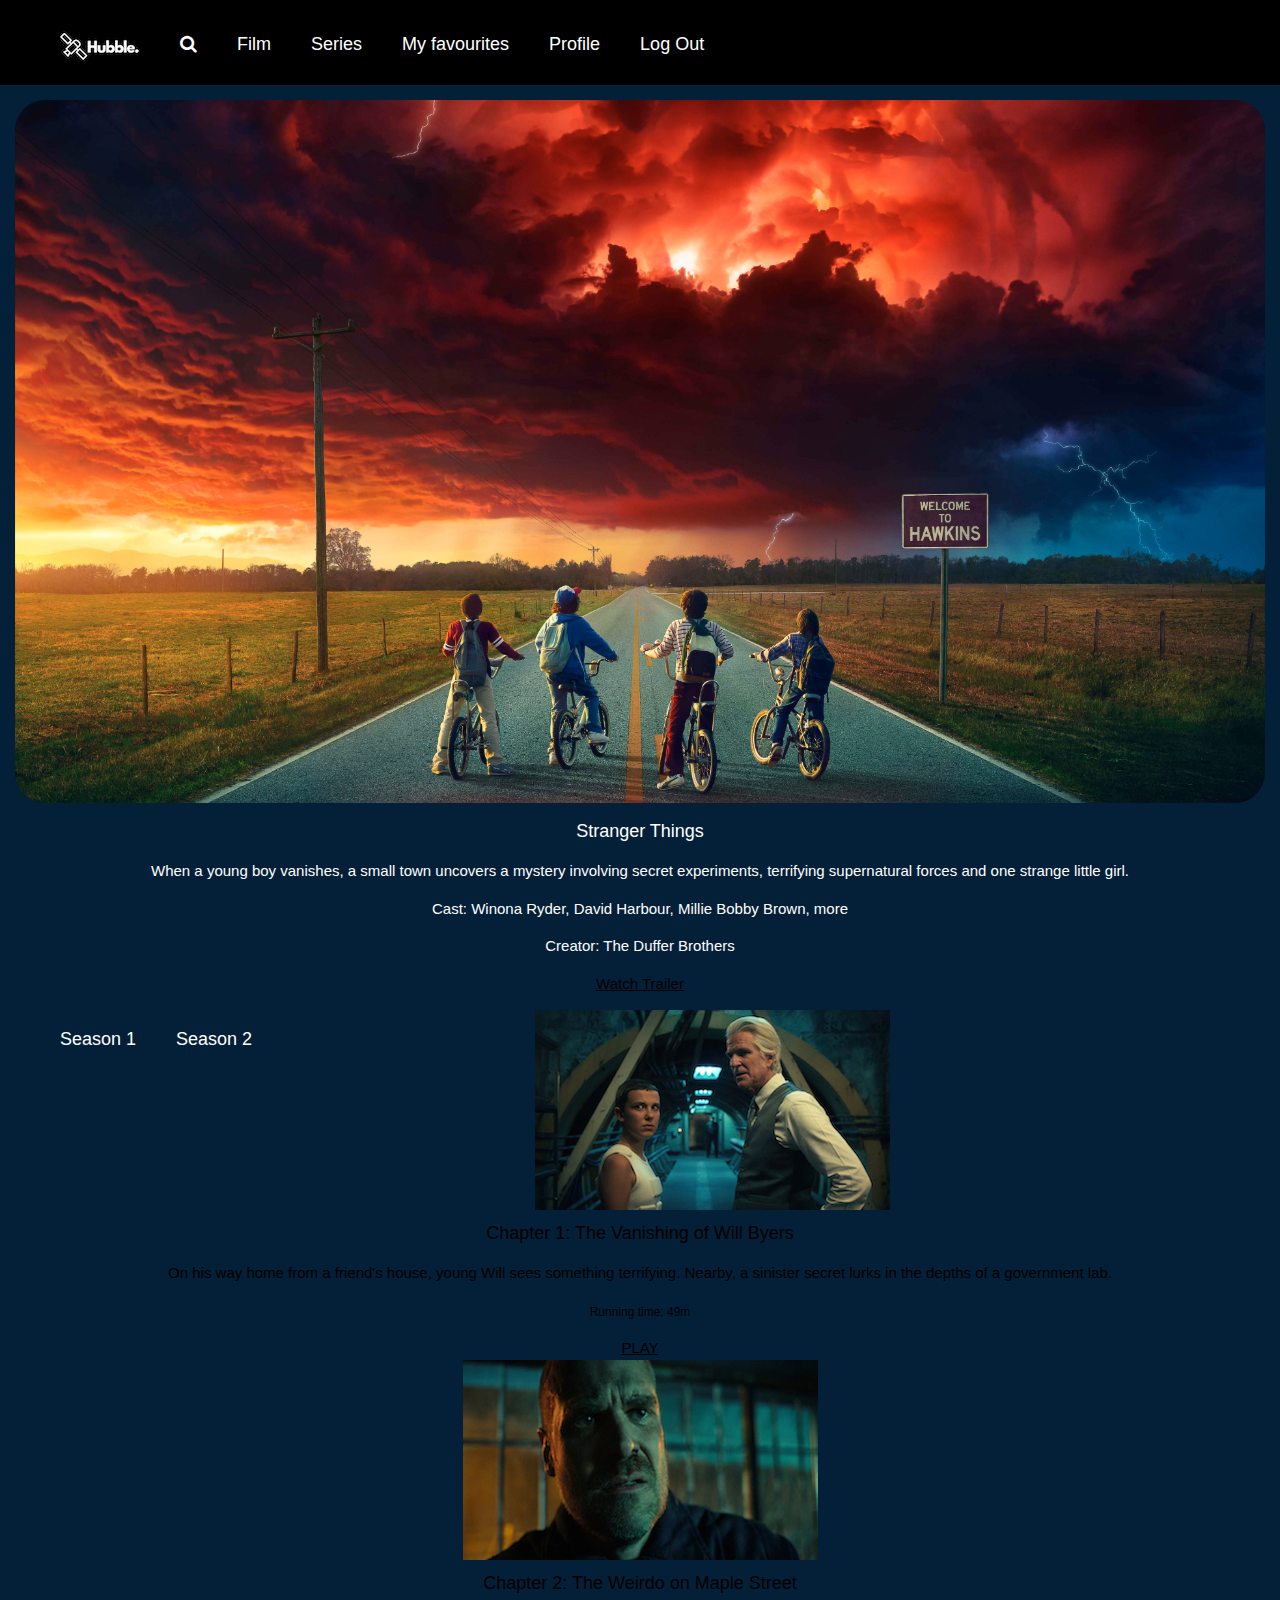
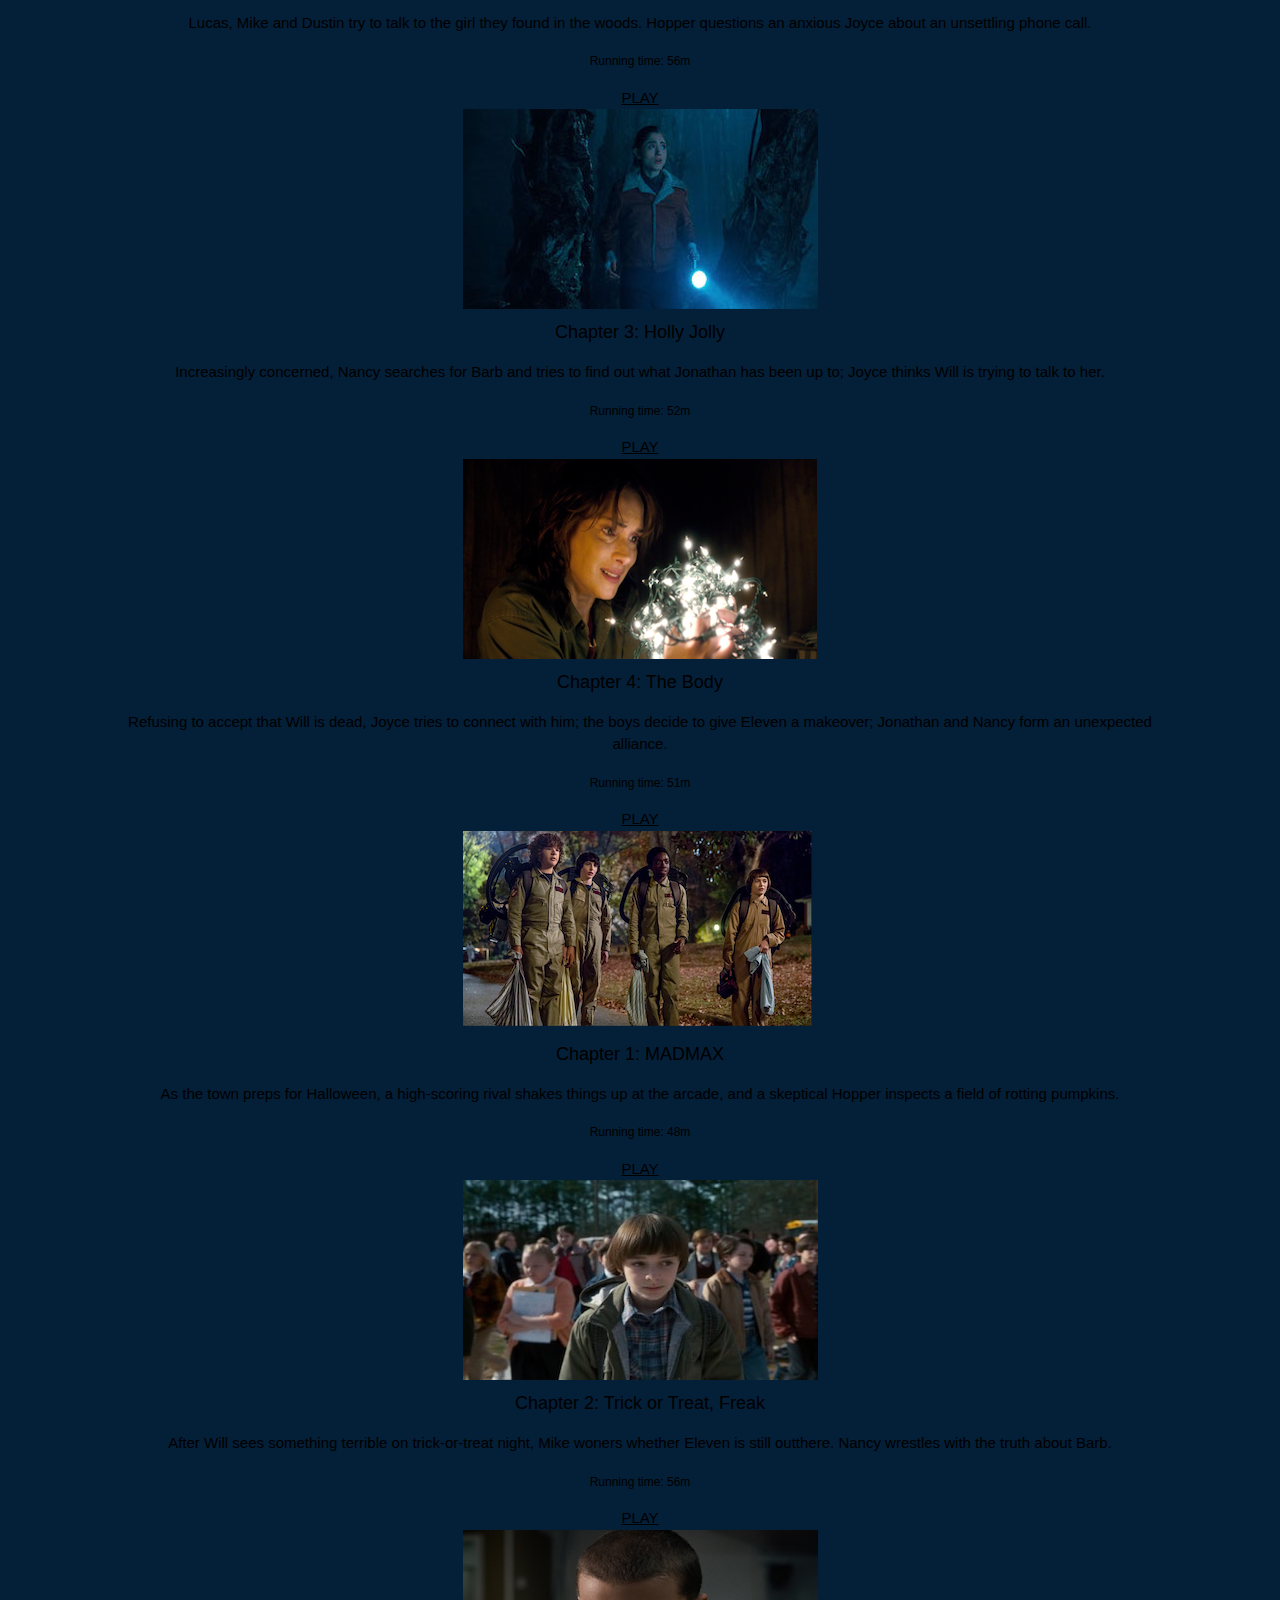
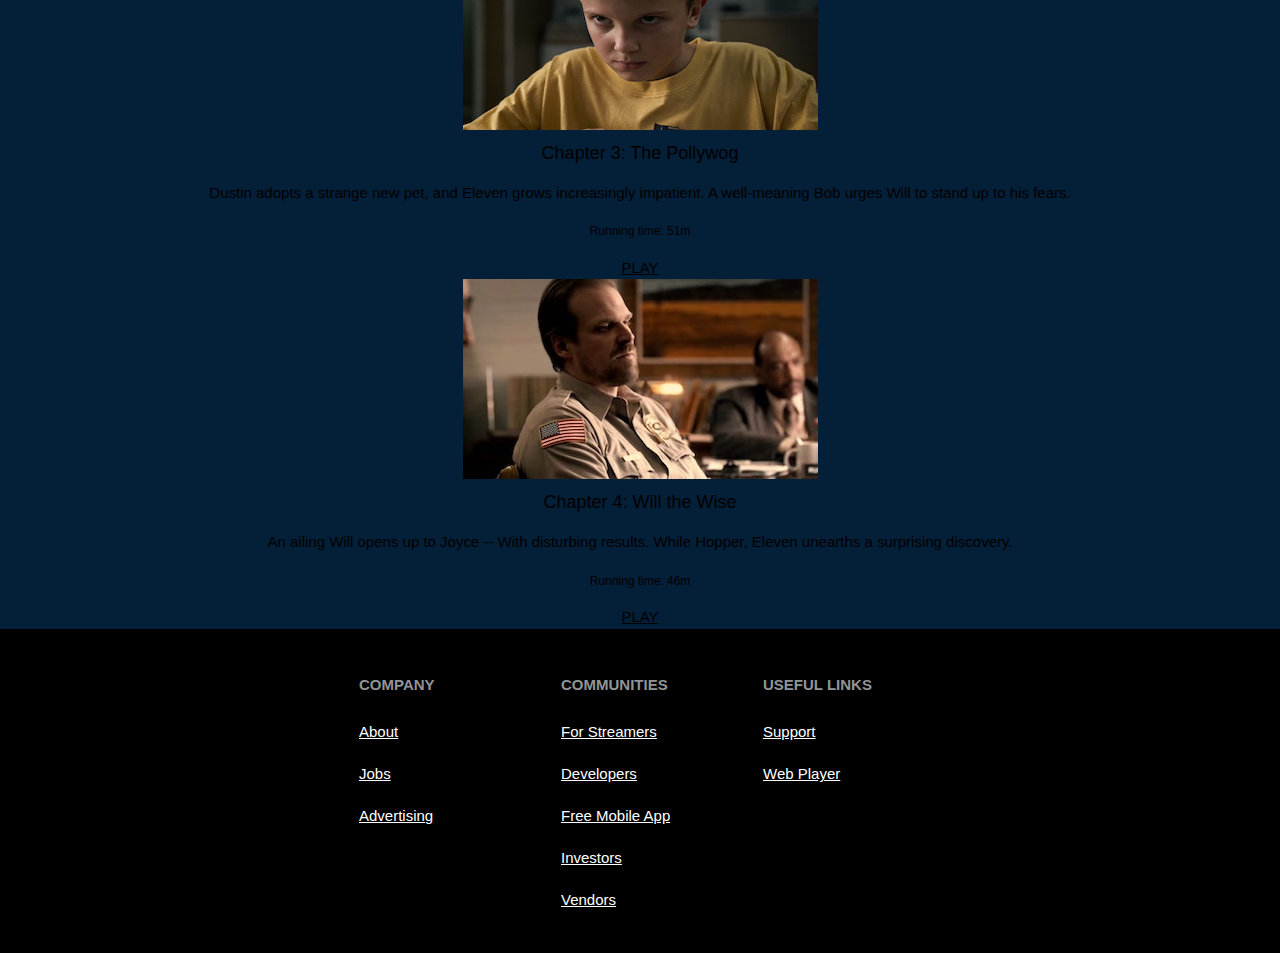
<file: HTML/episode.html>
<!DOCTYPE html>
<html lang="en">
<head>
    <meta charset="UTF-8">
    <meta http-equiv="X-UA-Compatible" content="IE=edge">
    <meta name="viewport" content="width=device-width, initial-scale=1.0">
    <link rel="stylesheet" href="https://cdn.jsdelivr.net/npm/bootstrap@4.6.1/dist/css/bootstrap.min.css" integrity="sha384-zCbKRCUGaJDkqS1kPbPd7TveP5iyJE0EjAuZQTgFLD2ylzuqKfdKlfG/eSrtxUkn" crossorigin="anonymous">
    <script src="../CSS/style - episode.css"></script>

    
    

    <link rel="stylesheet" href="https://www.w3schools.com/w3css/4/w3.css">
    <link rel="stylesheet" href="https://cdnjs.cloudflare.com/ajax/libs/font-awesome/4.7.0/css/font-awesome.min.css">
    <link rel="stylesheet" href="../CSS/style - episode.css">
   
    <title>Hubble</title>
</head>
<body>
<!-- nav bar - top -->

<div class="block1">
      
  <nav>
    <ul>
        <li><a href="../HTML/index.html"><img src="../images/HUBBLE - 1.png" style="margin-bottom:10px;"></a></li>
        <li><a href="#"><i class="fa fa-search"></i></a></li>
        <li><a href="#">Film</a></li>
        <li><a href="#">Series</a></li>
        <li><a href="#">My favourites</a></li>
        <li><a href="#">Profile</a></li>
        <li><a href="#">Log Out</a></li>
    </ul>
  </nav>
</div>
</div>
  


<!--stranger things image box-->

    <div class="imgBox">
        <img class="center-fit" src="../images/stranger things wallpaper copy.jpg" style="border-radius: 30px;"alt="stranger things">
  </div>

<div class="card-body" style="text-align:center;">
      <h5 class="card-title"style="color: white;">Stranger Things</h5>
      <p class="card-text" style="color: white;">When a young boy vanishes, a small town uncovers a mystery involving secret experiments, terrifying supernatural forces and one strange little girl.</p>
      <p style="color:white;">Cast: Winona Ryder, David Harbour, Millie Bobby Brown, more</p>
      <p style="color:white;">Creator: The Duffer Brothers</p>
      <a href="#" id="trailer" class="btn btn-primary" onclick="toggle();">Watch Trailer</a>
    </div>

<!-- Nav tabs -->
<ul class="nav nav-pills mb-3 nav-fill justify-content-center" id="myTab" role="tablist" style="color: white;">
  <li class="nav-item" role="presentation">
    <a class="nav-link active" id="pills-home-tab" data-toggle="tab" data-target="#home" type="button" role="tab" aria-controls="home" aria-selected="true">Season 1</a>
  </li>
  <li class="nav-item" role="presentation">
    <a class="nav-link" id="pills-profile-tab" data-toggle="tab" data-target="#profile" type="button" role="tab" aria-controls="profile" aria-selected="false">Season 2</a>
  </li>
</ul>

<!-- Tab panes -->
<div class="tab-content" id="pills-tabContent">
  <div class="tab-pane active" id="pills-home" role="tabpanel" aria-labelledby="home-tab">
  <div class="justify-content-center" style="background-color: rgb(4, 31, 56); border:none;">
  

<!--season 1 -->
          <div class="tab-content">
            <div class="tab-pane fade show active" id="S1" role="tabpanel" aria-labelledby="Season 1" style="background-color: rgb(4, 31, 56)">

    <!-- episode 1 -->
    <div class="card text-white bg-dark mb-3" id="S1" style="max-width: 100vw; text-align:center;">
        <div class="row gx-25 d-flex align-items-center">
          <div class="col-sm-6">
            <img src="../images/S1 - 1.jpeg" alt="S1 - ep 1">
          </div>
          <div class="col-md-6">
            <div class="card-body">
              <h5 class="card-title">Chapter 1: The Vanishing of Will Byers</h5>
              <p class="card-text">On his way home from a friend's house, young Will sees something terrifying. Nearby, a sinister secret lurks in the depths of a government lab.</p>
              <p class="card-text"><small class="text-muted">Running time: 49m</small></p>
              <a href="#" class="btn btn-primary">PLAY</a>
            </div>
          </div>
          </div>
        </div>
   

<!--ep 2-->
          <div class="card text-white bg-dark mb-3" id="S1" style="max-width: 100vw; text-align:center;">
            <div class="row gx-25 d-flex align-items-center">
              <div class="col-sm-6">
                <img src="../images/S1 - 2.jpeg" alt="S1 - ep 2">
              </div>
              <div class="col-md-6">
                <div class="card-body">
                  <h5 class="card-title">Chapter 2: The Weirdo on Maple Street</h5>
                  <p class="card-text">Lucas, Mike and Dustin try to talk to the girl they found in the woods. Hopper questions an anxious Joyce about an unsettling phone call.</p>
                  <p class="card-text"><small class="text-muted">Running time: 56m</small></p>
                  <a href="#" class="btn btn-primary">PLAY</a>
                </div>
              </div>
            </div>
          </div>
<!--ep 3-->
              <div class="card text-white bg-dark mb-3" id="S1" style="max-width: 100vw; text-align:center;">
                <div class="row gx-25 d-flex align-items-center">
                  <div class="col-sm-6">
                    <img src="../images/S1 - 3.jpeg" alt="S1 - ep 3">
                  </div>
                  <div class="col-md-6">
                    <div class="card-body">
                      <h5 class="card-title">Chapter 3: Holly Jolly</h5>
                      <p class="card-text">Increasingly concerned, Nancy searches for Barb and tries to find out what Jonathan has been up to; Joyce thinks Will is trying to talk to her.</p>
                      <p class="card-text"><small class="text-muted">Running time: 52m</small></p>
                      <a href="#" class="btn btn-primary">PLAY</a>
                    </div>
                  </div>
                </div>
              </div>
<!--episode 4-->

                  <div class="card text-white bg-dark mb-3" id="S1" style="max-width: 100vw; text-align:center;">
                    <div class="row gx-25 d-flex align-items-center">
                      <div class="col-sm-6">
                        <img src="../images/S1 - 4.png" alt="S1 - ep 4">
                      </div>
                      <div class="col-md-6">
                        <div class="card-body">
                          <h5 class="card-title">Chapter 4: The Body</h5>
                          <p class="card-text">Refusing to accept that Will is dead, Joyce tries to connect with him; the boys decide to give Eleven a makeover; Jonathan and Nancy form an unexpected alliance.</p>
                          <p class="card-text"><small class="text-muted">Running time: 51m</small></p>
                          <a href="#" class="btn btn-primary">PLAY</a>
                        </div>
                      </div>



                    </div>
                  </div>


            </div>




       
<div class="tab-pane" id="profile" role="tabpanel" aria-labelledby="profile-tab">
  <div class="justify-content-center" style="background-color: rgb(4, 31, 56); border:none;">          
  
    <!--season 2-->
    
      <div class="card text-white bg-dark mb-3" id="S1" style="max-width: 100vw;text-align:center;">
        <div class="row gx-25 d-flex align-items-center">
          <div class="col-sm-6">
            <img src="../images/S2 - 1.png" alt="S2 - ep 1">
          </div>
          <div class="col-md-6">
            <div class="card-body">
              <h5 class="card-title">Chapter 1: MADMAX</h5>
              <p class="card-text">As the town preps for Halloween, a high-scoring rival shakes things up at the arcade, and a skeptical Hopper inspects a field of rotting pumpkins.</p>
              <p class="card-text"><small class="text-muted">Running time: 48m</small></p>
              <a href="#" class="btn btn-primary">PLAY</a>
            </div>
          </div>
        </div>
      </div>
    
       
           <!-- s2 episode 2 -->
       <div class="card text-white bg-dark mb-3" id="S1" style="max-width: 100vw; text-align:center;">
        <div class="row gx-25 d-flex align-items-center">
          <div class="col-sm-6">
            <img src="../images/S2 - 2.jpg" alt="s2 - ep 2">
          </div>
          <div class="col-md-6">
            <div class="card-body">
              <h5 class="card-title">Chapter 2: Trick or Treat, Freak</h5>
              <p class="card-text">After Will sees something terrible on trick-or-treat night, Mike woners whether Eleven is still outthere. Nancy wrestles with the truth about Barb.</p>
              <p class="card-text"><small class="text-muted">Running time: 56m</small></p>
              <a href="#" class="btn btn-primary">PLAY</a>
            </div>
          </div>
        </div>
       </div>

  <!-- s2 episode 3-->
  <div class="card text-white bg-dark mb-3" id="S1" style="max-width: 100vw; text-align:center;">
    <div class="row gx-25 d-flex align-items-center">
      <div class="col-sm-6">
        <img src="../images/S2 - 3.jpeg" alt="s2 - ep 3">
      </div>
      <div class="col-md-6">
        <div class="card-body">
          <h5 class="card-title">Chapter 3: The Pollywog</h5>
          <p class="card-text">Dustin adopts a strange new pet, and Eleven grows increasingly impatient. A well-meaning Bob urges Will to stand up to his fears.</p>
          <p class="card-text"><small class="text-muted">Running time: 51m</small></p>
          <a href="#" class="btn btn-primary">PLAY</a>
        </div>
      </div>
    </div>
  </div>
<!--s2 ep 4-->
      <div class="card text-white bg-dark mb-3" id="S1" style="max-width: 100vw; text-align:center;">
        <div class="row gx-25 d-flex align-items-center">
           <div class="col-sm-6">
           <img src="../images/S2 - 4.jpeg" alt="s2 - ep 4">
           </div>
          <div class="col-md-6">
            <div class="card-body">
              <h5 class="card-title">Chapter 4: Will the Wise</h5>
              <p class="card-text">An ailing Will opens up to Joyce -- With disturbing results. While Hopper, Eleven unearths a surprising discovery.</p>
              <p class="card-text"><small class="text-muted">Running time: 46m</small></p>
     <a href="#" class="btn btn-primary">PLAY</a>
   </div>
       </div>
        </div>
      </div>
      
</div>  
</div>

       
           
<!-- footer -->

  
<div class="block3">

<ul>
<table>
    <thead>
        <th>COMPANY</th>
        <th>COMMUNITIES</th>
        <th>USEFUL LINKS</th>
    </thead>
    <div class="footer_table">
    <tbody>
        <tr>
            <td><a href="#">About</a></td>
            <td><a href="#">For Streamers</a></td>
            <td>
              <a href="../HTML/support.html">Support</a></td>
        </tr>
        <tr>
            <td><a href="#">Jobs</a></td>
            <td><a href="#">Developers</a></td>
            <td><a href="#">Web Player</a></td>
        </tr>
        <tr>
            <td><a href="#">Advertising</a></td>
            <td><a href="#">Free Mobile App</a></td>
        </tr>
        <tr>
            <td></td>
            <td><a href="#">Investors</a></td>
            <td></td>
        </tr>
        <tr>
            <td></td>
            <td><a href="#">Vendors</a></td>
            <td></td>
        </tr>
      </div>
    </tbody>
</table>
</ul>


<script src="https://cdn.jsdelivr.net/npm/jquery@3.5.1/dist/jquery.slim.min.js" integrity="sha384-DfXdz2htPH0lsSSs5nCTpuj/zy4C+OGpamoFVy38MVBnE+IbbVYUew+OrCXaRkfj" crossorigin="anonymous"></script>
    <script src="https://cdn.jsdelivr.net/npm/bootstrap@4.6.1/dist/js/bootstrap.bundle.min.js" integrity="sha384-fQybjgWLrvvRgtW6bFlB7jaZrFsaBXjsOMm/tB9LTS58ONXgqbR9W8oWht/amnpF" crossorigin="anonymous"></script>
      
</body>
</html>
</file>
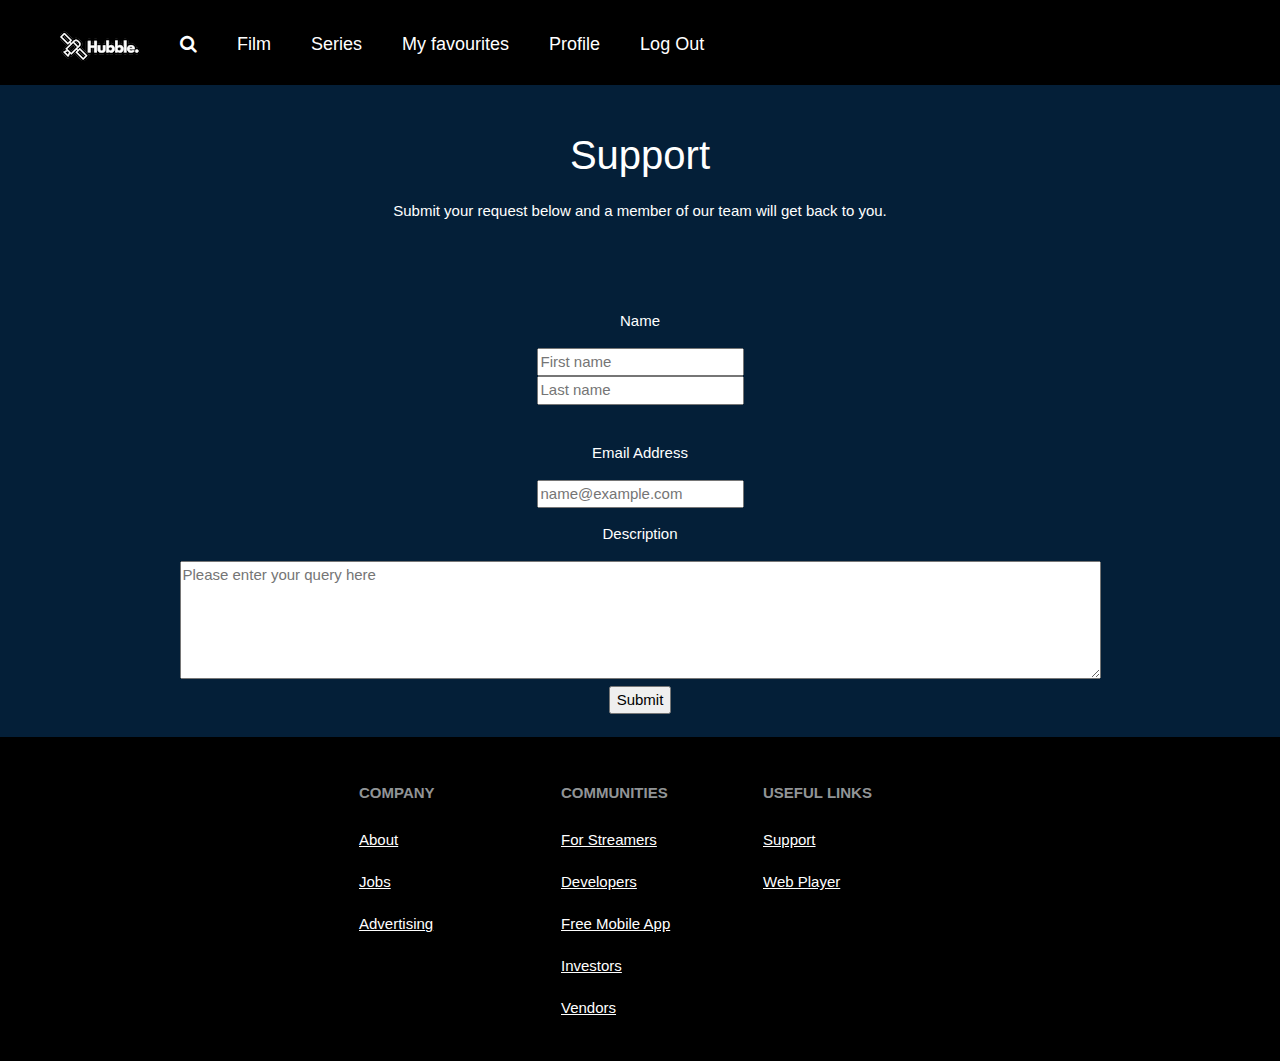
<file: HTML/support.html>
<!DOCTYPE html>
<html lang="en">
<head>
    <meta charset="UTF-8">
    <meta http-equiv="X-UA-Compatible" content="IE=edge">
    <meta name="viewport" content="width=device-width, initial-scale=1.0">
    <link rel="stylesheet" href="https://cdn.jsdelivr.net/npm/bootstrap@4.6.1/dist/css/bootstrap.min.css" integrity="sha384-zCbKRCUGaJDkqS1kPbPd7TveP5iyJE0EjAuZQTgFLD2ylzuqKfdKlfG/eSrtxUkn" crossorigin="anonymous">



    <script src="https://cdn.jsdelivr.net/npm/jquery@3.5.1/dist/jquery.slim.min.js" integrity="sha384-DfXdz2htPH0lsSSs5nCTpuj/zy4C+OGpamoFVy38MVBnE+IbbVYUew+OrCXaRkfj" crossorigin="anonymous"></script>
    <script src="https://cdn.jsdelivr.net/npm/bootstrap@4.6.1/dist/js/bootstrap.bundle.min.js" integrity="sha384-fQybjgWLrvvRgtW6bFlB7jaZrFsaBXjsOMm/tB9LTS58ONXgqbR9W8oWht/amnpF" crossorigin="anonymous"></script>
    

    <link rel="stylesheet" href="https://www.w3schools.com/w3css/4/w3.css">
    <link rel="stylesheet" href="https://cdnjs.cloudflare.com/ajax/libs/font-awesome/4.7.0/css/font-awesome.min.css">
    <link rel="stylesheet" href="../CSS/style - index and support.css">
   
    



    <title>Support - Hubble</title>
</head>
<body>
  
  <div class="block1">
      
    <nav>
      <ul>
          <li><a href="../HTML/index.html"><img src="../images/HUBBLE - 1.png" style="margin-bottom:10px;"></a></li>
          <li><a href="#"><i class="fa fa-search"></i></a></li>
          <li><a href="#">Film</a></li>
          <li><a href="#">Series</a></li>
          <li><a href="#">My favourites</a></li>
          
          <li><a href="#">Profile</a></li>
          <li><a href="#">Log Out</a></li>
      </ul>
    </nav>
  </div>
</div>


<h2>Support</h2>
<p style="color: #fff; text-align: center; margin-bottom: 50px;">Submit your request below and a member of our team will get back to you.</p>
<div class="form-background">


<form>
  <br>
  <p style="color:#fff;">Name</p>
    <div class="form-inline justify-content-center">
        <div class="col-auto">
          <input type="text" class="form-control" placeholder="First name">
        </div>
        
        <div class="col-auto">
          <input type="text" class="form-control" placeholder="Last name">
        </div>
      </div>
      
      <br>
<p style="color:#fff;">Email Address</p>
    <div class="form-group form-inline justify-content-center">
      <label class="sr-only"for="exampleFormControlInput1" style="color: #fff;">Email address</label>
      <input type="email" class="form-control" id="exampleFormControlInput1" placeholder="name@example.com">
    </div>
    
    <p style="color:#fff";>Description</p>
    <div class="form-group form-inline justify-content-center">
      <label for="exampleFormControlTextarea1" style="color: #fff;"></label>
      <textarea class="form-control" id="exampleFormControlTextarea1" rows="5" cols="100" placeholder="Please enter your query here"></textarea>
    </div>
    
    <button type="submit" class="btn btn-primary">Submit</button>
  <br><br>
</form>
</div>


<!-- footer -->

</div>
<div class="block3">

  <ul>
    <table>
        <thead>
            <th>COMPANY</th>
            <th>COMMUNITIES</th>
            <th>USEFUL LINKS</th>
        </thead>
        <div class="footer_table">
        <tbody>
            <tr>
                <td><a href="#">About</a></td>
                <td><a href="#">For Streamers</a></td>
                <td>
                  <a href="PROJECT-3.html">Support</a></td>
            </tr>
            <tr>
                <td><a href="#">Jobs</a></td>
                <td><a href="#">Developers</a></td>
                <td><a href="#">Web Player</a></td>
            </tr>
            <tr>
                <td><a href="#">Advertising</a></td>
                <td><a href="#">Free Mobile App</a></td>
            </tr>
            <tr>
                <td></td>
                <td><a href="#">Investors</a></td>
                <td></td>
            </tr>
            <tr>
                <td></td>
                <td><a href="#">Vendors</a></td>
                <td></td>
            </tr>
          </div>
        </tbody>
    </table>
    </ul>

  


    </body>
</html>
</file>
<file: CSS/style - episode.css>
body {
    background-color: rgb(4, 31, 56);
    font-family: -apple-system, BlinkMacSystemFont, 'Segoe UI', Roboto, Oxygen, Ubuntu, Cantarell, 'Open Sans', 'Helvetica Neue', sans-serif;
}

li {
    
    float:left;
    list-style-type: none;
    
}
li a {
    display:block;
    padding:16px 20px;
    text-decoration: none;
    font-size: large;
    
    text-align: center;
    
    
}
a:hover{
    text-shadow: 0 0 10px #fff, 0 0 20px #fff, 0 0 30px #1ED760;
    border-radius: 5px;
    color: #fff;
    text-decoration: none;

}
h3 {
    
    text-shadow: 0 0 10px #1ED760, 0 0 20px #fff, 0 0 30px #fff;
    font-size: 50px;
    color: #fff;
    text-align: center;
    width:100vw;
    padding-top: 30px;

    overflow:hidden;
}


/* navigation bar block*/
.block1 {
    background-color: black;

    height:85px;
    width:100vw;
    
    
    overflow:hidden;

    color: white;   
}

li > img {
    margin-top: auto;
    margin-bottom: auto;
}



/*large image box - stranger things */


.imgBox {
    display:grid;
    height:100%;
    

    margin-left: 15px;
    margin-right: 15px;
    margin-bottom: 15px;
    margin-top: 15px;


    overflow:hidden;
}

.center-fit {
    max-width: 100%;
    max-height: 80vh;
    margin:auto;
    
    
}
h2 {
    color: #fff;
    

}
.title {
    position: absolute;
    bottom:20px;
    left:16px;
}

.episodeBlock {
    background-color:black;
    width: 100vh;
    

    overflow:hidden;
}
.navbar-custom {
    background-color:rgb(4, 31, 56);
    height:40px;
    width:100vh;

    
    overflow: hidden;
}





   /* footer */
table{
    margin:30px;
    margin-left:auto;
    margin-right:auto;
    font-weight: bold;
    text-align: left;
    width:auto;
    
}

table:hover {
    color: #1ED760;
}

ul th {
    text-align:left;
    color:#919496;
    height:50px;
    width:200px;
    font-size:15px;

}
td {
    height:40px;
    width:200px;
    text-align:left;
    color:white;
    
    font-size:15px;
    font-weight: 500;
    
}


   .innerimg {
    padding:0 0 0 50px;
}

.footer {
    
    margin:0;
    padding:90px;
    overflow:hidden;
    float:left;
    background-color: black;
    font-size:2px;
    color: #919496;
    font-weight: 300;
}
table {
  margin-left: auto;
  margin-right: auto;
}


.block3 {
    background-color: black;
    overflow: hidden;
}
@media  (min-width: 896px) {
    .card {
        width:80%;
        margin:auto;
    }
  }   
@media (max-width:768px) {
  .col-sm-6 {
    margin-left:auto;
    margin-right:auto;
    margin-top: 10px;
    }      
  }
</file>
<file: CSS/style - index and support.css>
body {
    font-family: -apple-system, BlinkMacSystemFont, 'Segoe UI', Roboto, Oxygen, Ubuntu, Cantarell, 'Open Sans', 'Helvetica Neue', sans-serif;
    
}



li {
    
    float:left;
    list-style-type: none;
    
}
li a {
    display:block;
    padding:16px 20px;
    text-decoration: none;
    font-size: large;
    
    
}
a:hover{
    text-shadow: 0 0 10px #fff, 0 0 20px #fff, 0 0 30px #1ED760;
    border-radius: 5px;
    color: #fff;
    text-decoration: none;

}
h3 {
    
    text-shadow: 0 0 10px #1ED760, 0 0 20px #fff, 0 0 30px #fff;
    border-radius: 5px;
    color: #fff;
    text-align: center;
}
h2 {
  border-radius: 5px;
    color: #fff;
    text-align: center;
    font-size: 40px;  
    margin-top: 40px;

}


/* background of categories section*/
.catBack {
  background-color: rgb(4, 31, 56);
  height:50px;
  width:100vw;
  padding-bottom: 10px;
  text-align: center;
  margin-left:auto;
  margin-right:auto;
  background: -webkit-linear-gradient(left,rgb(4, 31, 56), rgb(26, 142, 250) );


  overflow:hidden;
  
}

.catBack2 {
    background-color: rgb(4, 31, 56);
    height:50px;
    width:100vw;
    padding-bottom: 10px;
    text-align: center;
    margin-left:auto;
    margin-right:auto;
    background: -webkit-linear-gradient(left,rgb(4, 31, 56), rgb(26, 142, 250) );
  
  
    overflow:hidden;
    
  }
h5 {
    font-size: xx-large;
    
    
    
}
  

/* navigation bar block*/
.block1 {
    background-color: black;

    height:85px;
    width:100vw;
    position: relative;
    
    overflow:hidden;

    color: white;   
}


li > img {
    margin-top: auto;
    margin-bottom: auto;
}



/* top banner */
.carousel-size {
    display: grid;
    height:100%;
    margin-left: 15px;
    margin-right: 15px;
    margin-top:20px;
    margin-bottom: 20px;
    overflow: hidden;

    
} 
.center-fit {
    max-width: 100%;
    max-height: 80vh;
    margin:auto;
    
}



@media (min-width:1200px) {
    .carousel-inner {
        height: 670px;
        width:1169px;
        margin-left:auto;
        margin-right:auto;
        
    }
  
}

/* Categories reel*/

html {
    scroll-behavior: smooth;
   }
   body {
    margin: 0;
    background-color: rgb(4, 31, 56);
   }
   h1 {
    font-family: Arial;
    color: #1ED760;
    text-align: right;
   }
 


   /* footer */
table{
    margin:30px;
    margin-left:auto;
    margin-right:auto;
    font-weight: bold;
    text-align: left;
    width:auto;
    
}

table:hover {
    color:#919496;
}

ul th {
    text-align:left;
    color:#919496;
    height:50px;
    width:200px;
    font-size:15px;

}
td {
    height:40px;
    width:200px;
    text-align:left;
    color:white;
    
    font-size:15px;
    font-weight: 500;
    
}

   .innerimg {
    padding:0 0 0 50px;
}

.footer {
    margin:0;
    padding:90px 430px 0 0;
    overflow:hidden;
    float:right;

    font-size:2px;
    color: #919496;
    font-weight: 300;
    background-color: black;
}

.block3 {
    background-color: black;
    overflow: hidden;
}


/* CAROUSEL*/

.media-scroller,
    .media-group {
    
    display:grid;
    grid-auto-flow: column;
    grid-auto-columns: 1fr;
    gap: .25rem;
    }

.media-scroller {
    position: relative;
    grid-auto-columns:100%;
    overflow-x: scroll;
    scroll-behavior: smooth;


}


.media-group {
    grid-auto-columns: 1fr;
   border: 8px; 
   padding:20px;
}

.media-element {
    border-radius: .25rem;
    overflow:hidden;
}

.media-element > img {
    width:100%;
    aspect-ratio:16 / 9;
    object-fit: cover;
}
.next,
    .back{
        position: absolute;
        z-index: 10;
        width:2rem;

}



/* support page */
.form-background {
    background-color: rgb(4, 31, 56);
}

form {
    margin-left:10;
    margin-right:auto;
    text-align: center;
    justify-content:f;
}
</file>
